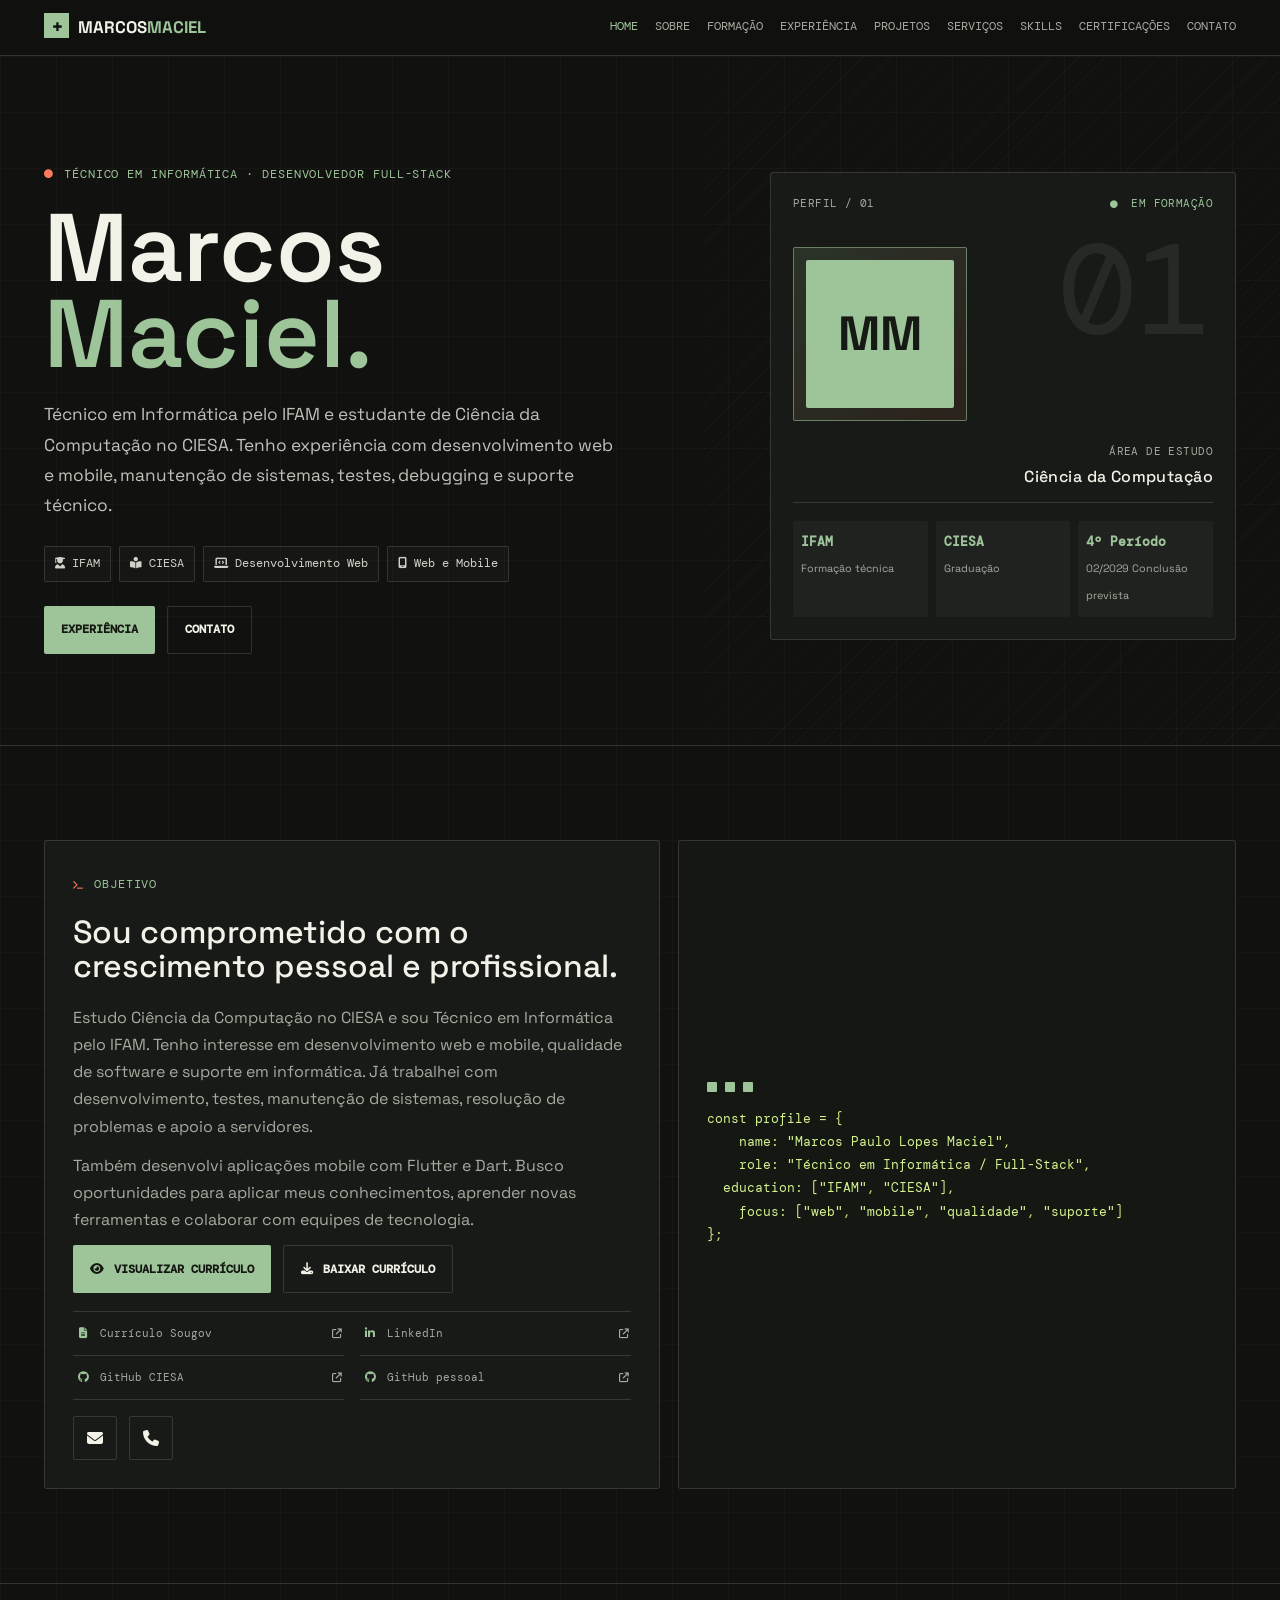
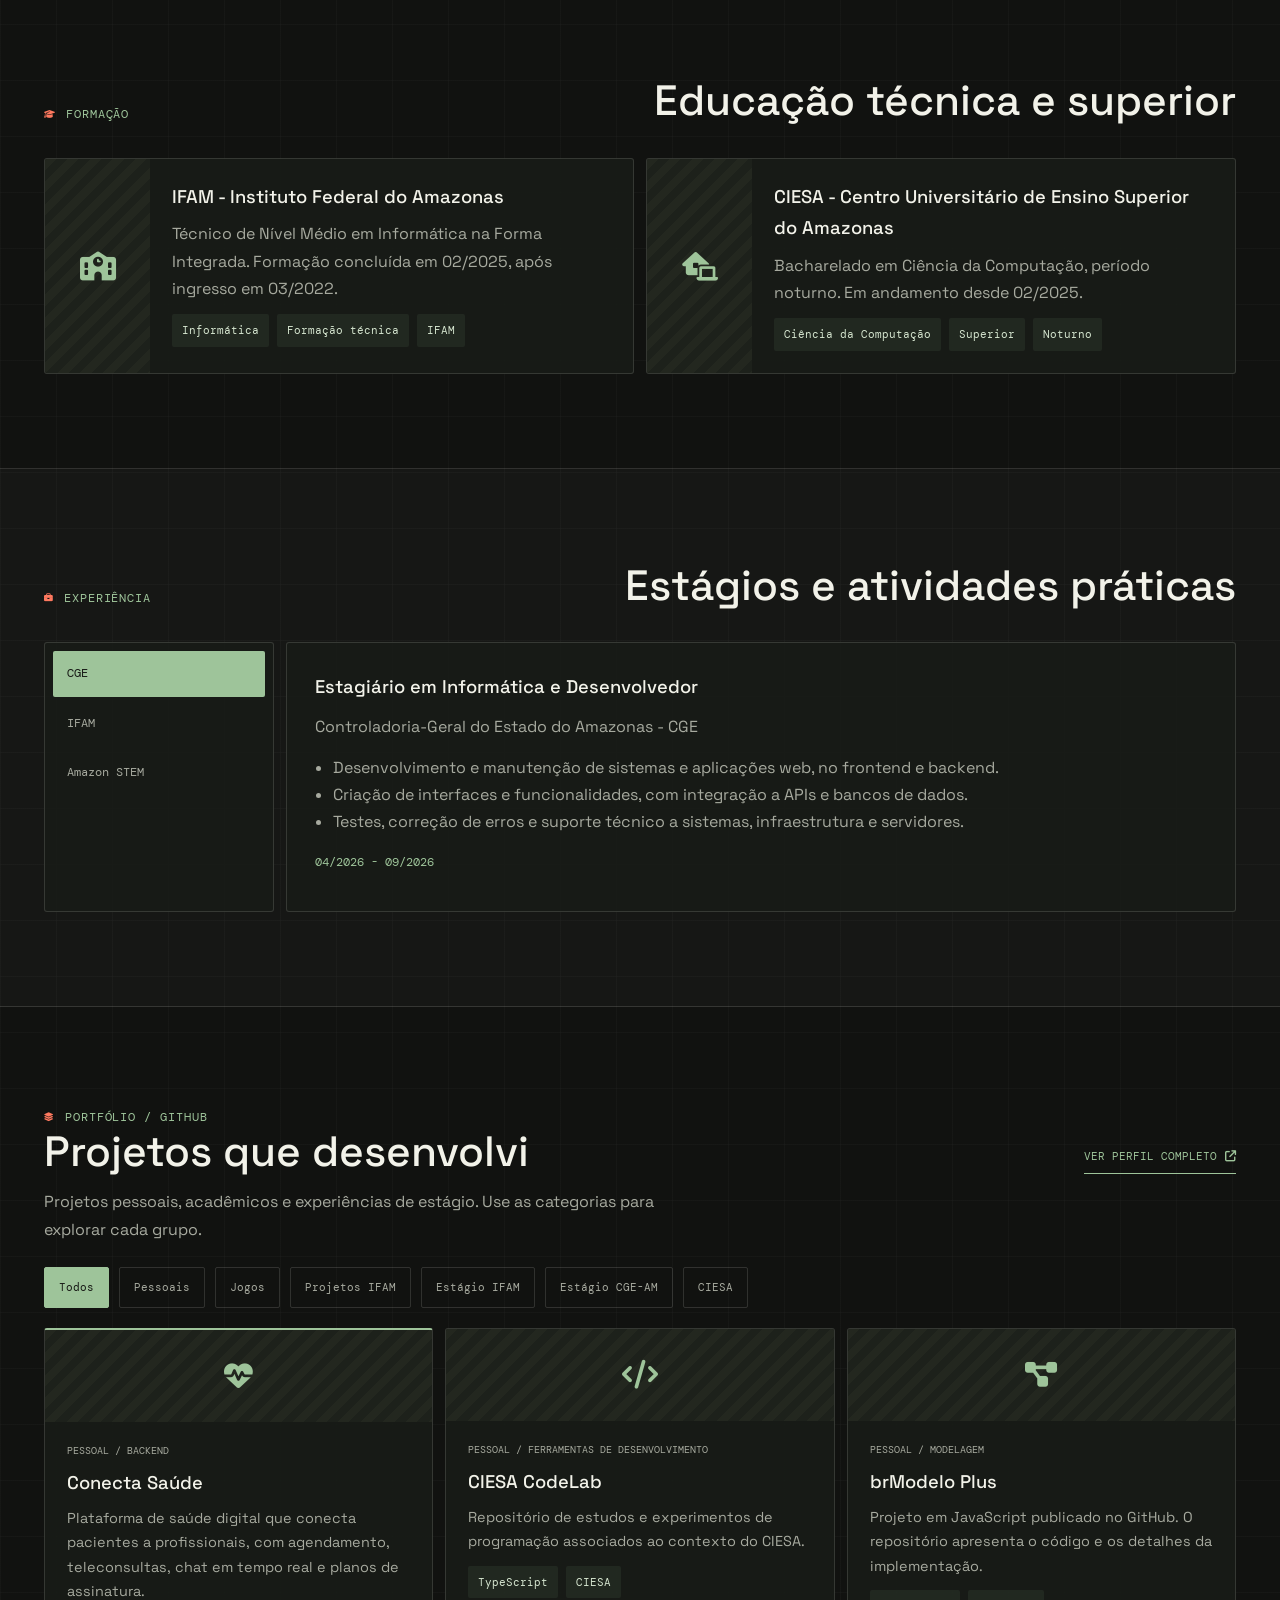
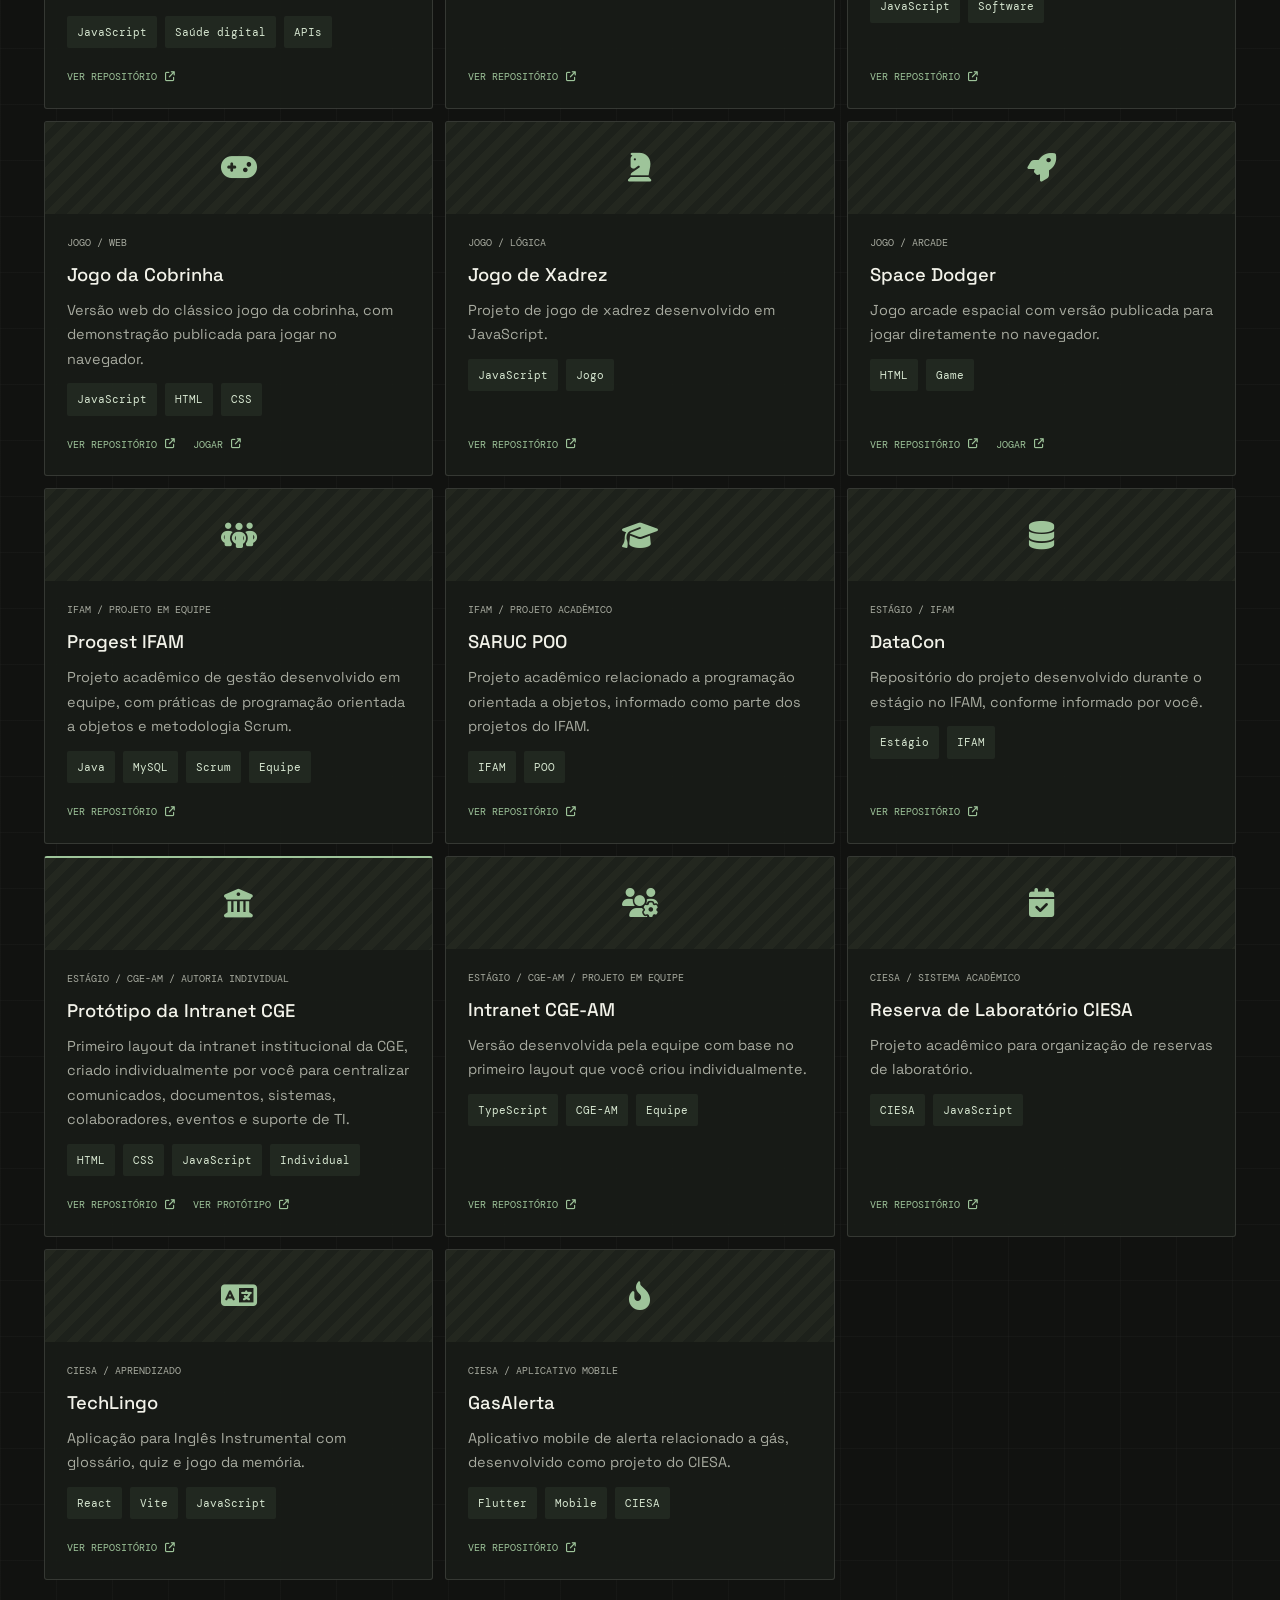
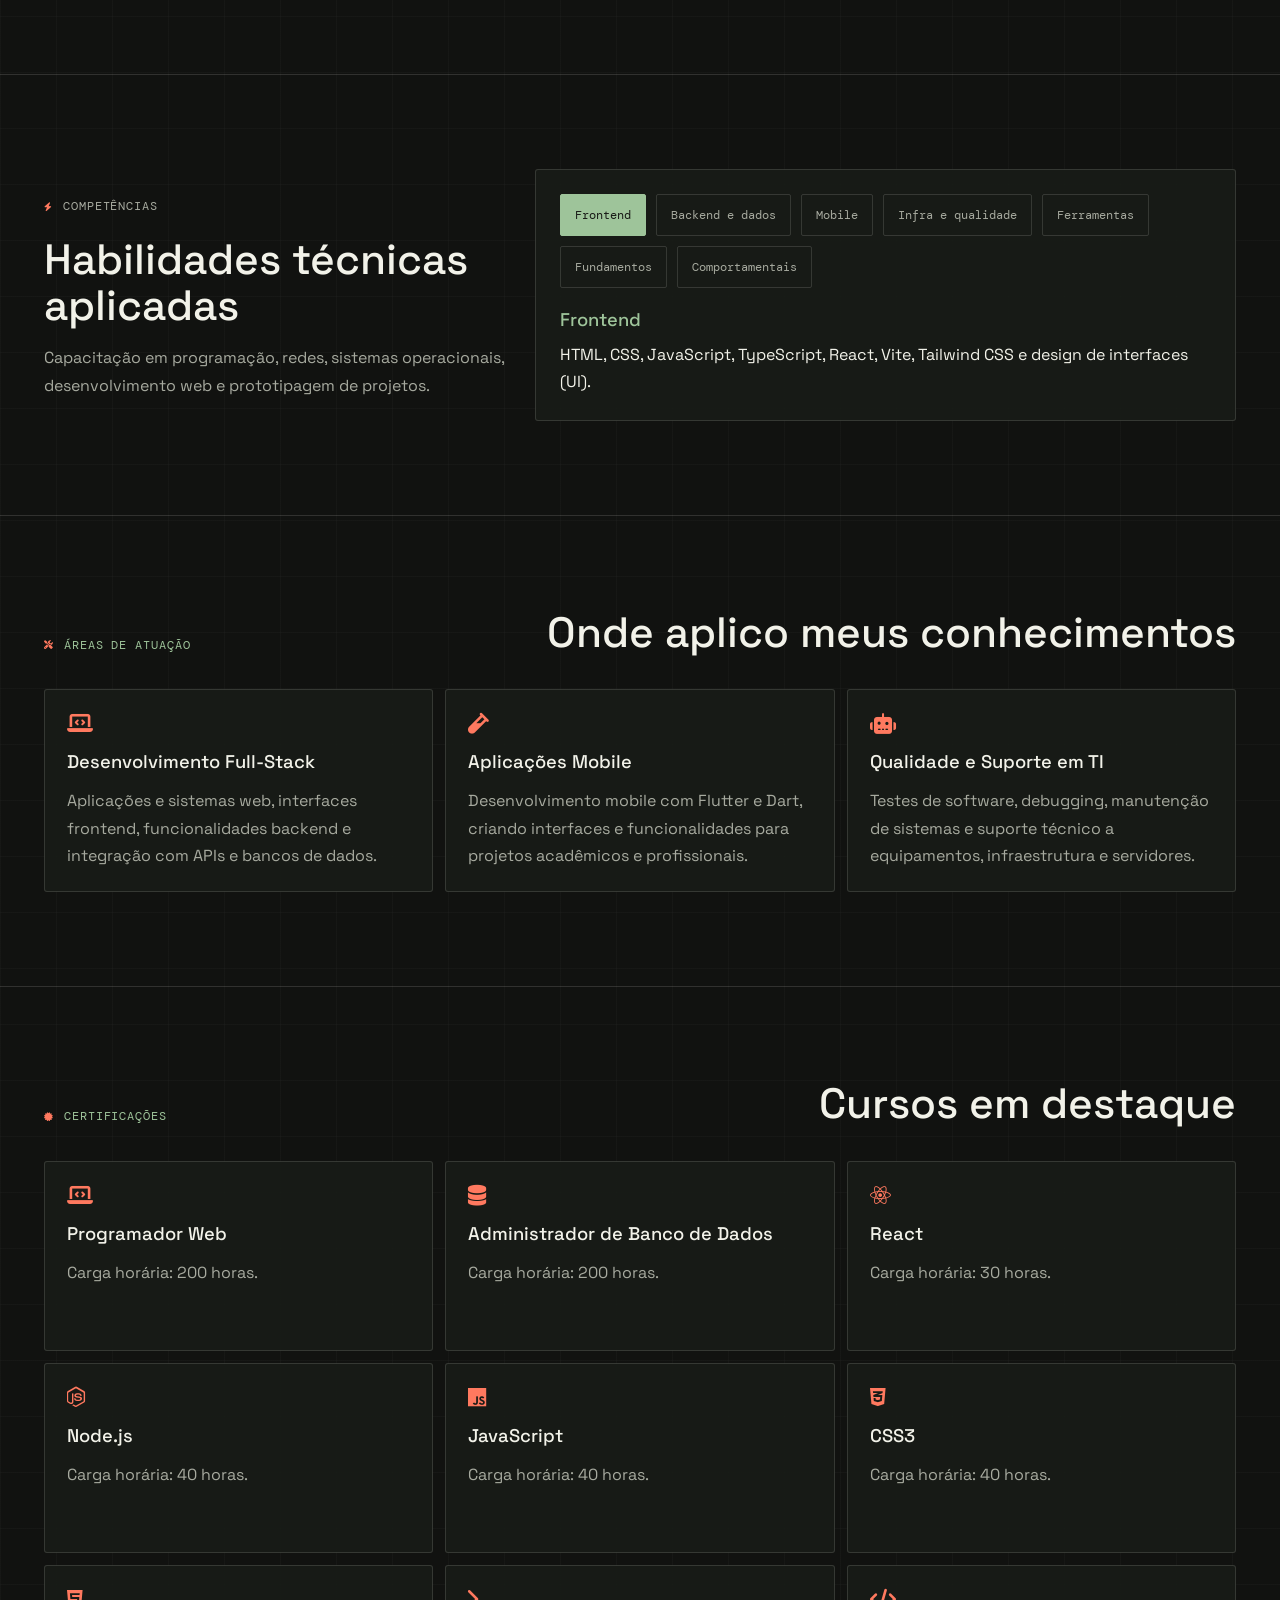
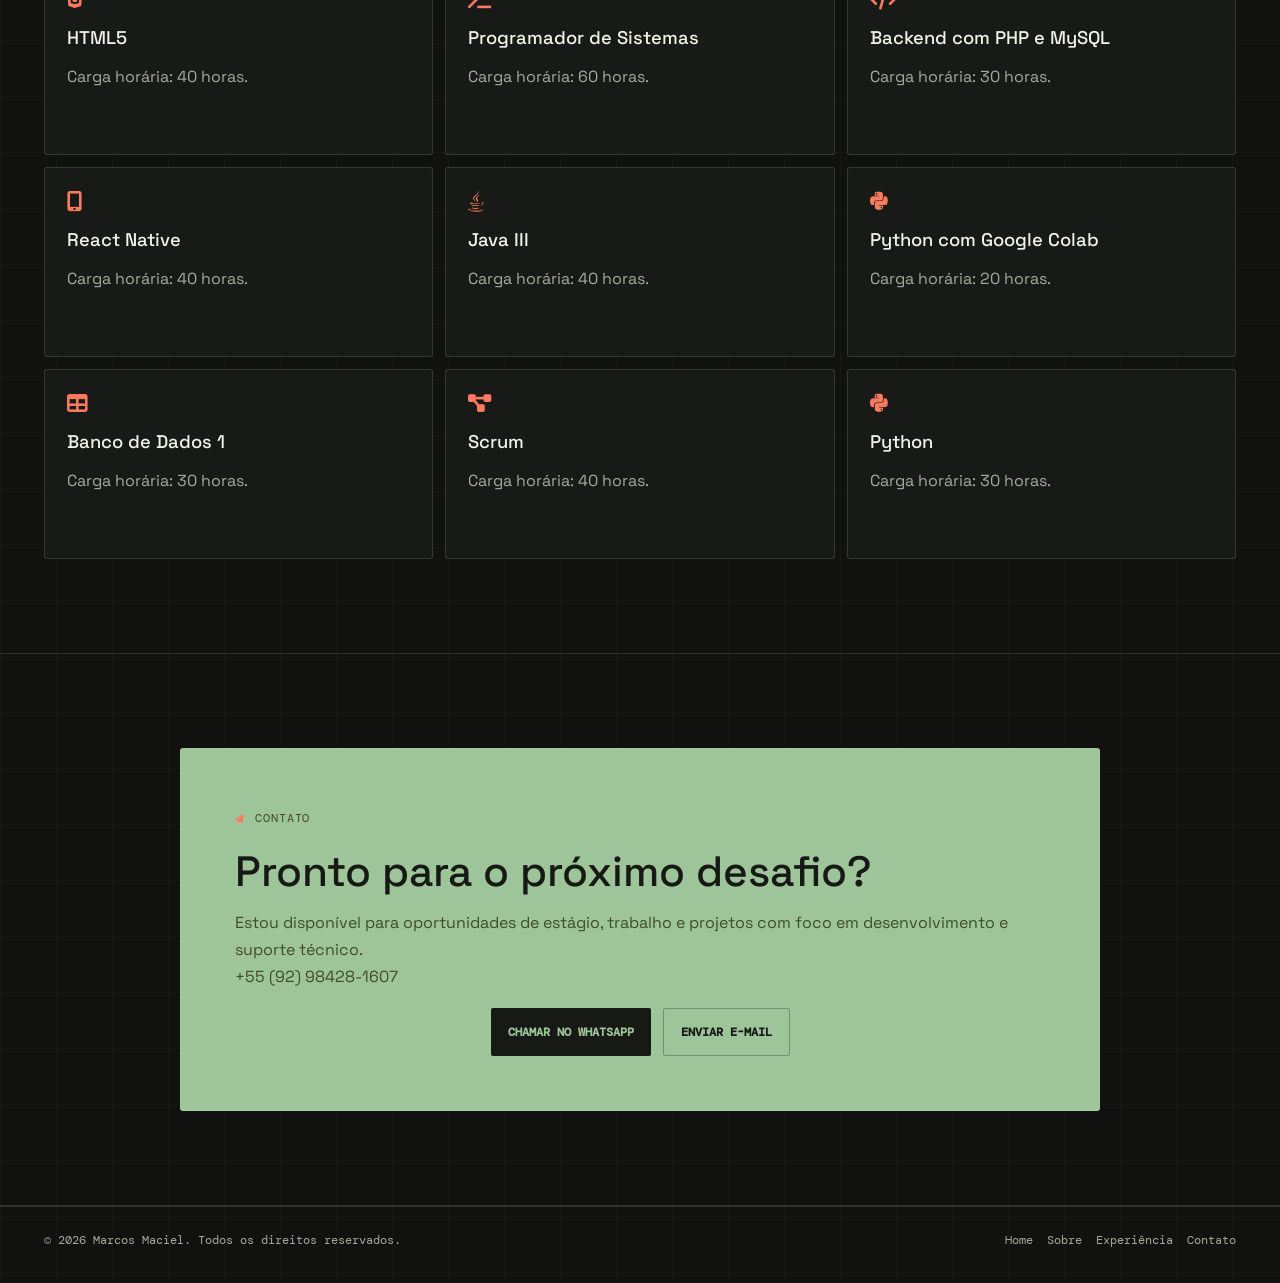
<file: index.html>
<!DOCTYPE html>
<html lang="pt-BR">

<head>
    <meta charset="UTF-8">
    <meta name="viewport" content="width=device-width, initial-scale=1.0">
    <meta name="description"
        content="Portfólio de Marcos Maciel, técnico em informática e estudante de Ciência da Computação, com experiência em desenvolvimento web, testes e suporte técnico.">
    <title>Marcos Maciel | Técnico em Informática</title>
    <link rel="preconnect" href="https://fonts.googleapis.com">
    <link rel="preconnect" href="https://fonts.gstatic.com" crossorigin>
    <link
        href="https://fonts.googleapis.com/css2?family=DM+Mono:wght@400;500&family=Space+Grotesk:wght@400;500;600;700&display=swap"
        rel="stylesheet">
    <link rel="stylesheet" href="styles.css">
    <link rel="stylesheet" href="https://cdnjs.cloudflare.com/ajax/libs/font-awesome/6.4.0/css/all.min.css">
</head>

<body>
    <a class="skip-link" href="#main">Pular para o conteúdo</a>

    <header class="navbar">
        <div class="container nav-shell">
            <a class="logo" href="#home">Marcos<span>Maciel</span></a>
            <button class="hamburger" id="hamburger" aria-label="Abrir menu" aria-expanded="false">
                <span></span><span></span><span></span>
            </button>
            <nav class="nav-links" aria-label="Navegação principal">
                <a href="#home">Home</a>
                <a href="#about">Sobre</a>
                <a href="#education">Formação</a>
                <a href="#experience">Experiência</a>
                <a href="#projects">Projetos</a>
                <a href="#services">Serviços</a>
                <a href="#skills">Skills</a>
                <a href="#certifications">Certificações</a>
                <a href="#contact">Contato</a>
            </nav>
        </div>
    </header>

    <main id="main">
        <section id="home" class="hero">
            <div class="container hero-grid">
                <div class="hero-text reveal">
                    <p class="eyebrow"><i class="fas fa-circle"></i> Técnico em Informática · Desenvolvedor Full-Stack
                    </p>
                    <h1>Marcos<br><span>Maciel.</span></h1>
                    <p class="description">Técnico em Informática pelo IFAM e estudante de Ciência da Computação no
                        CIESA. Tenho experiência com desenvolvimento web e mobile, manutenção de sistemas, testes,
                        debugging e suporte técnico.
                    </p>
                    <div class="hero-badges">
                        <span><i class="fas fa-user-graduate"></i> IFAM</span>
                        <span><i class="fas fa-book-reader"></i> CIESA</span>
                        <span><i class="fas fa-laptop-code"></i> Desenvolvimento Web</span>
                        <span><i class="fas fa-mobile-screen"></i> Web e Mobile</span>
                    </div>
                    <div class="hero-actions">
                        <a class="btn btn-primary" href="#experience">Experiência</a>
                        <a class="btn btn-secondary" href="#contact">Contato</a>
                    </div>
                </div>
                <div class="hero-card reveal">
                    <div class="hero-card-header">
                        <span>PERFIL / 01</span>
                        <span class="hero-status"><i class="fas fa-circle"></i> EM FORMAÇÃO</span>
                    </div>
                    <div class="avatar-card">
                        <div class="avatar-ring">
                            <div class="avatar-inner">MM</div>
                        </div>
                    </div>
                    <div class="hero-card-caption">
                        <span>ÁREA DE ESTUDO</span>
                        <strong>Ciência da Computação</strong>
                    </div>
                    <div class="hero-metrics">
                        <div>
                            <strong>IFAM</strong>
                            <span>Formação técnica</span>
                        </div>
                        <div>
                            <strong>CIESA</strong>
                            <span>Graduação</span>
                        </div>
                        <div>
                            <strong>4º Período</strong>
                            <span>02/2029 Conclusão prevista</span>
                        </div>
                    </div>
                </div>
            </div>
        </section>

        <section id="about" class="about section">
            <div class="container about-grid">
                <div class="about-panel reveal">
                    <div class="panel-head">
                        <span class="eyebrow"><i class="fas fa-terminal"></i> Objetivo</span>
                        <h2>Sou comprometido com o crescimento pessoal e profissional.</h2>
                    </div>
                    <p>Estudo Ciência da Computação no CIESA e sou Técnico em Informática pelo IFAM. Tenho interesse em
                        desenvolvimento web e mobile, qualidade de software e suporte em informática. Já trabalhei com
                        desenvolvimento, testes, manutenção de sistemas, resolução de problemas e apoio a servidores.
                    </p>
                    <p>Também desenvolvi aplicações mobile com Flutter e Dart. Busco oportunidades para aplicar meus
                        conhecimentos, aprender novas ferramentas e colaborar com equipes de tecnologia.</p>
                    <div class="hero-actions" aria-label="Ações do currículo">
                        <a class="btn btn-primary" href="documentos/curriculo-marcos-maciel.pdf" target="_blank"
                            rel="noopener noreferrer">
                            <i class="fas fa-eye" aria-hidden="true"></i> Visualizar currículo
                        </a>
                        <a class="btn btn-secondary" href="documentos/curriculo-marcos-maciel.pdf"
                            download="curriculo-marcos-maciel.pdf">
                            <i class="fas fa-download" aria-hidden="true"></i> Baixar currículo
                        </a>
                    </div>
                    <div class="profile-links" aria-label="Perfis e currículo">
                        <a class="profile-link" href="https://curriculo.sougov.economia.gov.br/marcos-maciel-2601335566"
                            target="_blank" rel="noopener noreferrer">
                            <i class="fas fa-file-lines" aria-hidden="true"></i>
                            <span>Currículo Sougov</span>
                            <i class="fas fa-arrow-up-right-from-square" aria-hidden="true"></i>
                        </a>
                        <a class="profile-link" href="https://www.linkedin.com/in/marcos-maciel-05a7362aa"
                            target="_blank" rel="noopener noreferrer">
                            <i class="fab fa-linkedin-in" aria-hidden="true"></i>
                            <span>LinkedIn</span>
                            <i class="fas fa-arrow-up-right-from-square" aria-hidden="true"></i>
                        </a>
                        <a class="profile-link" href="https://github.com/MarcosMacielTI-ciesa" target="_blank"
                            rel="noopener noreferrer">
                            <i class="fab fa-github" aria-hidden="true"></i>
                            <span>GitHub CIESA</span>
                            <i class="fas fa-arrow-up-right-from-square" aria-hidden="true"></i>
                        </a>
                        <a class="profile-link" href="https://github.com/MarcosMacielTI/MarcosMacielTI" target="_blank"
                            rel="noopener noreferrer">
                            <i class="fab fa-github" aria-hidden="true"></i>
                            <span>GitHub pessoal</span>
                            <i class="fas fa-arrow-up-right-from-square" aria-hidden="true"></i>
                        </a>
                    </div>
                    <div class="social-links" aria-label="Contato direto">
                        <a href="mailto:marcosmaciel2906151@gmail.com" title="E-mail" aria-label="E-mail"><i
                                class="fas fa-envelope"></i></a>
                        <a href="tel:+5592984281607" title="Telefone" aria-label="Telefone"><i
                                class="fas fa-phone"></i></a>
                    </div>
                </div>
                <div class="code-card reveal">
                    <div class="code-toolbar">
                        <span></span><span></span><span></span>
                    </div>
                    <pre><code>const profile = {
    name: "Marcos Paulo Lopes Maciel",
    role: "Técnico em Informática / Full-Stack",
  education: ["IFAM", "CIESA"],
    focus: ["web", "mobile", "qualidade", "suporte"]
};</code></pre>
                </div>
            </div>
        </section>

        <section id="education" class="section projects-section">
            <div class="container">
                <div class="section-heading reveal">
                    <p class="eyebrow"><i class="fas fa-graduation-cap"></i> Formação</p>
                    <h2>Educação técnica e superior</h2>
                </div>
                <div class="projects-grid">
                    <article class="project-card reveal">
                        <div class="project-image"><i class="fas fa-school"></i></div>
                        <div class="project-content">
                            <h3>IFAM - Instituto Federal do Amazonas</h3>
                            <p>Técnico de Nível Médio em Informática na Forma Integrada. Formação concluída em 02/2025,
                                após ingresso em 03/2022.</p>
                            <div class="tags"><span>Informática</span><span>Formação técnica</span><span>IFAM</span>
                            </div>
                        </div>
                    </article>
                    <article class="project-card reveal">
                        <div class="project-image"><i class="fas fa-laptop-house"></i></div>
                        <div class="project-content">
                            <h3>CIESA - Centro Universitário de Ensino Superior do Amazonas</h3>
                            <p>Bacharelado em Ciência da Computação, período noturno. Em andamento desde 02/2025.</p>
                            <div class="tags"><span>Ciência da
                                    Computação</span><span>Superior</span><span>Noturno</span></div>
                        </div>
                    </article>
                </div>
            </div>
        </section>

        <section id="experience" class="section experience-section">
            <div class="container">
                <div class="section-heading reveal">
                    <p class="eyebrow"><i class="fas fa-briefcase"></i> Experiência</p>
                    <h2>Estágios e atividades práticas</h2>
                </div>
                <div class="experience-grid">
                    <div class="experience-tabs reveal" role="tablist" aria-label="Experiência profissional">
                        <button class="tab active" role="tab" data-target="tab1">CGE</button>
                        <button class="tab" role="tab" data-target="tab2">IFAM</button>
                        <button class="tab" role="tab" data-target="tab3">Amazon STEM</button>
                    </div>
                    <div class="experience-panel reveal" id="tab1">
                        <h3>Estagiário em Informática e Desenvolvedor</h3>
                        <p>Controladoria-Geral do Estado do Amazonas - CGE</p>
                        <ul>
                            <li>Desenvolvimento e manutenção de sistemas e aplicações web, no frontend e backend.</li>
                            <li>Criação de interfaces e funcionalidades, com integração a APIs e bancos de dados.</li>
                            <li>Testes, correção de erros e suporte técnico a sistemas, infraestrutura e servidores.
                            </li>
                        </ul>
                        <span>04/2026 - 09/2026</span>
                    </div>
                    <div class="experience-panel reveal hidden" id="tab2">
                        <h3>Estágio Supervisionado / Projeto de Conclusão de Curso</h3>
                        <p>Instituto Federal do Amazonas - IFAM</p>
                        <ul>
                            <li>Desenvolvimento e manutenção de aplicações web e mobile com Flutter e Dart.</li>
                            <li>Criação de interfaces e funcionalidades, testes e verificação de sistemas.</li>
                            <li>Identificação e correção de erros, debugging e apoio no ciclo de desenvolvimento.</li>
                        </ul>
                        <span>04/2024 - 11/2024</span>
                    </div>
                    <div class="experience-panel reveal hidden" id="tab3">
                        <h3>Amazon STEM Adventures</h3>
                        <p>Escola Superior de Tecnologia - EST/UEA</p>
                        <ul>
                            <li>Atividade com foco em sustentabilidade, Indústria 4.0 e inovação.</li>
                            <li>Modelagem 3D, programação de circuitos e uso de hardware de prototipagem.</li>
                            <li>Desenvolvimento de projeto prático em tecnologia.</li>
                        </ul>
                        <span>03/2024 · 20 horas</span>
                    </div>
                </div>
            </div>
        </section>

        <section id="projects" class="section projects-section">
            <div class="container">
                <div class="section-heading project-section-heading reveal">
                    <div>
                        <p class="eyebrow"><i class="fas fa-layer-group"></i> Portfólio / GitHub</p>
                        <h2>Projetos que desenvolvi</h2>
                    </div>
                    <a class="project-profile-link" href="https://github.com/MarcosMacielTI/" target="_blank"
                        rel="noopener noreferrer">Ver perfil completo <i class="fas fa-arrow-up-right-from-square"
                            aria-hidden="true"></i></a>
                </div>
                <p class="projects-intro">Projetos pessoais, acadêmicos e experiências de estágio. Use as categorias
                    para explorar cada grupo.</p>
                <div class="filter-group project-filters" aria-label="Filtrar projetos">
                    <button class="filter active" data-filter="all" aria-pressed="true">Todos</button>
                    <button class="filter" data-filter="personal" aria-pressed="false">Pessoais</button>
                    <button class="filter" data-filter="games" aria-pressed="false">Jogos</button>
                    <button class="filter" data-filter="ifam" aria-pressed="false">Projetos IFAM</button>
                    <button class="filter" data-filter="ifam-internship" aria-pressed="false">Estágio IFAM</button>
                    <button class="filter" data-filter="cge-internship" aria-pressed="false">Estágio CGE-AM</button>
                    <button class="filter" data-filter="ciesa" aria-pressed="false">CIESA</button>
                </div>
                <div class="projects-grid portfolio-grid">
                    <article class="project-card reveal" data-category="personal" data-featured="true">
                        <div class="project-image"><i class="fas fa-heart-pulse"></i></div>
                        <div class="project-content">
                            <p class="project-topline">PESSOAL / BACKEND</p>
                            <h3>Conecta Saúde</h3>
                            <p>Plataforma de saúde digital que conecta pacientes a profissionais, com agendamento,
                                teleconsultas, chat em tempo real e planos de assinatura.</p>
                            <div class="tags"><span>JavaScript</span><span>Saúde digital</span><span>APIs</span></div>
                            <div class="project-links"><a class="project-link"
                                    href="https://github.com/MarcosMacielTI/conecta-saude-backend" target="_blank"
                                    rel="noopener noreferrer">Ver repositório <i
                                        class="fas fa-arrow-up-right-from-square" aria-hidden="true"></i></a></div>
                        </div>
                    </article>
                    <article class="project-card reveal" data-category="personal">
                        <div class="project-image"><i class="fas fa-code"></i></div>
                        <div class="project-content">
                            <p class="project-topline">PESSOAL / FERRAMENTAS DE DESENVOLVIMENTO</p>
                            <h3>CIESA CodeLab</h3>
                            <p>Repositório de estudos e experimentos de programação associados ao contexto do CIESA.</p>
                            <div class="tags"><span>TypeScript</span><span>CIESA</span></div>
                            <div class="project-links"><a class="project-link"
                                    href="https://github.com/MarcosMacielTI/CIESA-CodeLab" target="_blank"
                                    rel="noopener noreferrer">Ver repositório <i
                                        class="fas fa-arrow-up-right-from-square" aria-hidden="true"></i></a></div>
                        </div>
                    </article>
                    <article class="project-card reveal" data-category="personal">
                        <div class="project-image"><i class="fas fa-diagram-project"></i></div>
                        <div class="project-content">
                            <p class="project-topline">PESSOAL / MODELAGEM</p>
                            <h3>brModelo Plus</h3>
                            <p>Projeto em JavaScript publicado no GitHub. O repositório apresenta o código e os detalhes
                                da implementação.</p>
                            <div class="tags"><span>JavaScript</span><span>Software</span></div>
                            <div class="project-links"><a class="project-link"
                                    href="https://github.com/MarcosMacielTI/brmodelo_plus" target="_blank"
                                    rel="noopener noreferrer">Ver repositório <i
                                        class="fas fa-arrow-up-right-from-square" aria-hidden="true"></i></a></div>
                        </div>
                    </article>
                    <article class="project-card reveal" data-category="games">
                        <div class="project-image"><i class="fas fa-gamepad"></i></div>
                        <div class="project-content">
                            <p class="project-topline">JOGO / WEB</p>
                            <h3>Jogo da Cobrinha</h3>
                            <p>Versão web do clássico jogo da cobrinha, com demonstração publicada para jogar no
                                navegador.</p>
                            <div class="tags"><span>JavaScript</span><span>HTML</span><span>CSS</span></div>
                            <div class="project-links"><a class="project-link"
                                    href="https://github.com/MarcosMacielTI/jogo-da-cobrinha" target="_blank"
                                    rel="noopener noreferrer">Ver repositório <i
                                        class="fas fa-arrow-up-right-from-square" aria-hidden="true"></i></a><a
                                    class="project-link" href="https://marcosmacielti.github.io/jogo-da-cobrinha/"
                                    target="_blank" rel="noopener noreferrer">Jogar <i
                                        class="fas fa-arrow-up-right-from-square" aria-hidden="true"></i></a></div>
                        </div>
                    </article>
                    <article class="project-card reveal" data-category="games">
                        <div class="project-image"><i class="fas fa-chess-knight"></i></div>
                        <div class="project-content">
                            <p class="project-topline">JOGO / LÓGICA</p>
                            <h3>Jogo de Xadrez</h3>
                            <p>Projeto de jogo de xadrez desenvolvido em JavaScript.</p>
                            <div class="tags"><span>JavaScript</span><span>Jogo</span></div>
                            <div class="project-links"><a class="project-link"
                                    href="https://github.com/MarcosMacielTI/Jogo_Xadrez" target="_blank"
                                    rel="noopener noreferrer">Ver repositório <i
                                        class="fas fa-arrow-up-right-from-square" aria-hidden="true"></i></a></div>
                        </div>
                    </article>
                    <article class="project-card reveal" data-category="games">
                        <div class="project-image"><i class="fas fa-rocket"></i></div>
                        <div class="project-content">
                            <p class="project-topline">JOGO / ARCADE</p>
                            <h3>Space Dodger</h3>
                            <p>Jogo arcade espacial com versão publicada para jogar diretamente no navegador.</p>
                            <div class="tags"><span>HTML</span><span>Game</span></div>
                            <div class="project-links"><a class="project-link"
                                    href="https://github.com/MarcosMacielTI/space-dodger" target="_blank"
                                    rel="noopener noreferrer">Ver repositório <i
                                        class="fas fa-arrow-up-right-from-square" aria-hidden="true"></i></a><a
                                    class="project-link" href="https://marcosmacielti.github.io/space-dodger/"
                                    target="_blank" rel="noopener noreferrer">Jogar <i
                                        class="fas fa-arrow-up-right-from-square" aria-hidden="true"></i></a></div>
                        </div>
                    </article>
                    <article class="project-card reveal" data-category="ifam">
                        <div class="project-image"><i class="fas fa-people-group"></i></div>
                        <div class="project-content">
                            <p class="project-topline">IFAM / PROJETO EM EQUIPE</p>
                            <h3>Progest IFAM</h3>
                            <p>Projeto acadêmico de gestão desenvolvido em equipe, com práticas de programação orientada
                                a objetos e metodologia Scrum.</p>
                            <div class="tags"><span>Java</span><span>MySQL</span><span>Scrum</span><span>Equipe</span>
                            </div>
                            <div class="project-links"><a class="project-link"
                                    href="https://github.com/MarcosMacielTI/Progest-IFAM" target="_blank"
                                    rel="noopener noreferrer">Ver repositório <i
                                        class="fas fa-arrow-up-right-from-square" aria-hidden="true"></i></a></div>
                        </div>
                    </article>
                    <article class="project-card reveal" data-category="ifam">
                        <div class="project-image"><i class="fas fa-graduation-cap"></i></div>
                        <div class="project-content">
                            <p class="project-topline">IFAM / PROJETO ACADÊMICO</p>
                            <h3>SARUC POO</h3>
                            <p>Projeto acadêmico relacionado a programação orientada a objetos, informado como parte dos
                                projetos do IFAM.</p>
                            <div class="tags"><span>IFAM</span><span>POO</span></div>
                            <div class="project-links"><a class="project-link"
                                    href="https://github.com/MarcosMacielTI/SARUC_POO" target="_blank"
                                    rel="noopener noreferrer">Ver repositório <i
                                        class="fas fa-arrow-up-right-from-square" aria-hidden="true"></i></a></div>
                        </div>
                    </article>
                    <article class="project-card reveal" data-category="ifam-internship">
                        <div class="project-image"><i class="fas fa-database"></i></div>
                        <div class="project-content">
                            <p class="project-topline">ESTÁGIO / IFAM</p>
                            <h3>DataCon</h3>
                            <p>Repositório do projeto desenvolvido durante o estágio no IFAM, conforme informado por
                                você.</p>
                            <div class="tags"><span>Estágio</span><span>IFAM</span></div>
                            <div class="project-links"><a class="project-link"
                                    href="https://github.com/ProjetoMetodologia/old_datacon_Jul-6-2024" target="_blank"
                                    rel="noopener noreferrer">Ver repositório <i
                                        class="fas fa-arrow-up-right-from-square" aria-hidden="true"></i></a></div>
                        </div>
                    </article>
                    <article class="project-card reveal" data-category="cge-internship" data-featured="true">
                        <div class="project-image"><i class="fas fa-building-columns"></i></div>
                        <div class="project-content">
                            <p class="project-topline">ESTÁGIO / CGE-AM / AUTORIA INDIVIDUAL</p>
                            <h3>Protótipo da Intranet CGE</h3>
                            <p>Primeiro layout da intranet institucional da CGE, criado individualmente por você para
                                centralizar comunicados, documentos, sistemas, colaboradores, eventos e suporte de TI.
                            </p>
                            <div class="tags">
                                <span>HTML</span><span>CSS</span><span>JavaScript</span><span>Individual</span>
                            </div>
                            <div class="project-links"><a class="project-link"
                                    href="https://github.com/MarcosMacielTI/Intrant-CGE" target="_blank"
                                    rel="noopener noreferrer">Ver repositório <i
                                        class="fas fa-arrow-up-right-from-square" aria-hidden="true"></i></a><a
                                    class="project-link" href="https://marcosmacielti.github.io/Intrant-CGE/"
                                    target="_blank" rel="noopener noreferrer">Ver protótipo <i
                                        class="fas fa-arrow-up-right-from-square" aria-hidden="true"></i></a></div>
                        </div>
                    </article>
                    <article class="project-card reveal" data-category="cge-internship">
                        <div class="project-image"><i class="fas fa-users-gear"></i></div>
                        <div class="project-content">
                            <p class="project-topline">ESTÁGIO / CGE-AM / PROJETO EM EQUIPE</p>
                            <h3>Intranet CGE-AM</h3>
                            <p>Versão desenvolvida pela equipe com base no primeiro layout que você criou
                                individualmente.</p>
                            <div class="tags"><span>TypeScript</span><span>CGE-AM</span><span>Equipe</span></div>
                            <div class="project-links"><a class="project-link"
                                    href="https://github.com/Intranet-CGE-AM/Intranet-CGE" target="_blank"
                                    rel="noopener noreferrer">Ver repositório <i
                                        class="fas fa-arrow-up-right-from-square" aria-hidden="true"></i></a></div>
                        </div>
                    </article>
                    <article class="project-card reveal" data-category="ciesa">
                        <div class="project-image"><i class="fas fa-calendar-check"></i></div>
                        <div class="project-content">
                            <p class="project-topline">CIESA / SISTEMA ACADÊMICO</p>
                            <h3>Reserva de Laboratório CIESA</h3>
                            <p>Projeto acadêmico para organização de reservas de laboratório.</p>
                            <div class="tags"><span>CIESA</span><span>JavaScript</span></div>
                            <div class="project-links"><a class="project-link"
                                    href="https://github.com/MarcosMacielTI-ciesa/Reserva_Laboratio_Ciesa"
                                    target="_blank" rel="noopener noreferrer">Ver repositório <i
                                        class="fas fa-arrow-up-right-from-square" aria-hidden="true"></i></a></div>
                        </div>
                    </article>
                    <article class="project-card reveal" data-category="ciesa">
                        <div class="project-image"><i class="fas fa-language"></i></div>
                        <div class="project-content">
                            <p class="project-topline">CIESA / APRENDIZADO</p>
                            <h3>TechLingo</h3>
                            <p>Aplicação para Inglês Instrumental com glossário, quiz e jogo da memória.</p>
                            <div class="tags"><span>React</span><span>Vite</span><span>JavaScript</span></div>
                            <div class="project-links"><a class="project-link"
                                    href="https://github.com/MarcosMacielTI-ciesa/TechLingo" target="_blank"
                                    rel="noopener noreferrer">Ver repositório <i
                                        class="fas fa-arrow-up-right-from-square" aria-hidden="true"></i></a></div>
                        </div>
                    </article>
                    <article class="project-card reveal" data-category="ciesa">
                        <div class="project-image"><i class="fas fa-fire-flame-curved"></i></div>
                        <div class="project-content">
                            <p class="project-topline">CIESA / APLICATIVO MOBILE</p>
                            <h3>GasAlerta</h3>
                            <p>Aplicativo mobile de alerta relacionado a gás, desenvolvido como projeto do CIESA.</p>
                            <div class="tags"><span>Flutter</span><span>Mobile</span><span>CIESA</span></div>
                            <div class="project-links"><a class="project-link"
                                    href="https://github.com/MarcosMacielTI-ciesa/flutter_gasalerta" target="_blank"
                                    rel="noopener noreferrer">Ver repositório <i
                                        class="fas fa-arrow-up-right-from-square" aria-hidden="true"></i></a></div>
                        </div>
                    </article>
                </div>
            </div>
        </section>

        <section id="skills" class="section skills-section">
            <div class="container skills-grid-layout">
                <div class="skills-intro reveal">
                    <p class="eyebrow"><i class="fas fa-bolt"></i> Competências</p>
                    <h2>Habilidades técnicas aplicadas</h2>
                    <p>Capacitação em programação, redes, sistemas operacionais, desenvolvimento web e prototipagem de
                        projetos.</p>
                </div>
                <div class="skills-shell reveal">
                    <div class="skills-list">
                        <button class="skill-pill active" data-skill="frontend">Frontend</button>
                        <button class="skill-pill" data-skill="backend">Backend e dados</button>
                        <button class="skill-pill" data-skill="mobile">Mobile</button>
                        <button class="skill-pill" data-skill="infra">Infra e qualidade</button>
                        <button class="skill-pill" data-skill="tools">Ferramentas</button>
                        <button class="skill-pill" data-skill="foundations">Fundamentos</button>
                        <button class="skill-pill" data-skill="soft">Comportamentais</button>
                    </div>
                    <div class="skill-detail" id="frontend">
                        <h3>Frontend</h3>
                        <p>HTML, CSS, JavaScript, TypeScript, React, Vite, Tailwind CSS e design de interfaces (UI).</p>
                    </div>
                    <div class="skill-detail hidden" id="backend">
                        <h3>Backend e bancos de dados</h3>
                        <p>Node.js, Express.js, APIs REST, integração com APIs de pagamento, SQL, PostgreSQL, MySQL,
                            SQLite, Firebase, MongoDB e Prisma.</p>
                    </div>
                    <div class="skill-detail hidden" id="mobile">
                        <h3>Desenvolvimento mobile</h3>
                        <p>Flutter e Dart para desenvolvimento de aplicações mobile, com experiência em projetos
                            acadêmicos.</p>
                    </div>
                    <div class="skill-detail hidden" id="infra">
                        <h3>Infraestrutura e qualidade</h3>
                        <p>Docker, Docker Compose, Linux, Redis, redes e sistemas operacionais. Testes de software,
                            Postman, debugging e suporte a servidores.</p>
                    </div>
                    <div class="skill-detail hidden" id="tools">
                        <h3>Ferramentas</h3>
                        <p>Git, GitHub, VS Code, pnpm, Eclipse, Figma, Canva, Railway, Netlify, Vercel e Microsoft
                            Office.</p>
                    </div>
                    <div class="skill-detail hidden" id="foundations">
                        <h3>Fundamentos técnicos</h3>
                        <p>Java, C, C++, Python, lógica de programação, programação orientada a objetos, redes,
                            documentação técnica e prototipação.</p>
                    </div>
                    <div class="skill-detail hidden" id="soft">
                        <h3>Competências comportamentais</h3>
                        <p>Trabalho em equipe, comunicação, proatividade, resiliência, adaptabilidade, organização,
                            aprendizado contínuo e resolução de problemas.</p>
                    </div>
                </div>
            </div>
        </section>

        <section id="services" class="section services-section">
            <div class="container">
                <div class="section-heading reveal">
                    <p class="eyebrow"><i class="fas fa-tools"></i> Áreas de atuação</p>
                    <h2>Onde aplico meus conhecimentos</h2>
                </div>
                <div class="services-grid">
                    <div class="service-card reveal">
                        <i class="fas fa-laptop-code"></i>
                        <h3>Desenvolvimento Full-Stack</h3>
                        <p>Aplicações e sistemas web, interfaces frontend, funcionalidades backend e integração com APIs
                            e bancos de dados.</p>
                    </div>
                    <div class="service-card reveal">
                        <i class="fas fa-vial"></i>
                        <h3>Aplicações Mobile</h3>
                        <p>Desenvolvimento mobile com Flutter e Dart, criando interfaces e funcionalidades para projetos
                            acadêmicos e profissionais.</p>
                    </div>
                    <div class="service-card reveal">
                        <i class="fas fa-robot"></i>
                        <h3>Qualidade e Suporte em TI</h3>
                        <p>Testes de software, debugging, manutenção de sistemas e suporte técnico a equipamentos,
                            infraestrutura e servidores.</p>
                    </div>
                </div>
            </div>
        </section>

        <section id="certifications" class="section services-section">
            <div class="container">
                <div class="section-heading reveal">
                    <p class="eyebrow"><i class="fas fa-certificate"></i> Certificações</p>
                    <h2>Cursos em destaque</h2>
                </div>
                <div class="services-grid">
                    <div class="service-card reveal">
                        <i class="fas fa-laptop-code"></i>
                        <h3>Programador Web</h3>
                        <p>Carga horária: 200 horas.</p>
                    </div>
                    <div class="service-card reveal">
                        <i class="fas fa-database"></i>
                        <h3>Administrador de Banco de Dados</h3>
                        <p>Carga horária: 200 horas.</p>
                    </div>
                    <div class="service-card reveal">
                        <i class="fab fa-react"></i>
                        <h3>React</h3>
                        <p>Carga horária: 30 horas.</p>
                    </div>
                    <div class="service-card reveal">
                        <i class="fab fa-node-js"></i>
                        <h3>Node.js</h3>
                        <p>Carga horária: 40 horas.</p>
                    </div>
                    <div class="service-card reveal">
                        <i class="fab fa-js"></i>
                        <h3>JavaScript</h3>
                        <p>Carga horária: 40 horas.</p>
                    </div>
                    <div class="service-card reveal">
                        <i class="fab fa-css3-alt"></i>
                        <h3>CSS3</h3>
                        <p>Carga horária: 40 horas.</p>
                    </div>
                    <div class="service-card reveal">
                        <i class="fab fa-html5"></i>
                        <h3>HTML5</h3>
                        <p>Carga horária: 40 horas.</p>
                    </div>
                    <div class="service-card reveal">
                        <i class="fas fa-terminal"></i>
                        <h3>Programador de Sistemas</h3>
                        <p>Carga horária: 60 horas.</p>
                    </div>
                    <div class="service-card reveal">
                        <i class="fas fa-code"></i>
                        <h3>Backend com PHP e MySQL</h3>
                        <p>Carga horária: 30 horas.</p>
                    </div>
                    <div class="service-card reveal">
                        <i class="fas fa-mobile-alt"></i>
                        <h3>React Native</h3>
                        <p>Carga horária: 40 horas.</p>
                    </div>
                    <div class="service-card reveal">
                        <i class="fab fa-java"></i>
                        <h3>Java III</h3>
                        <p>Carga horária: 40 horas.</p>
                    </div>
                    <div class="service-card reveal">
                        <i class="fab fa-python"></i>
                        <h3>Python com Google Colab</h3>
                        <p>Carga horária: 20 horas.</p>
                    </div>
                    <div class="service-card reveal">
                        <i class="fas fa-table"></i>
                        <h3>Banco de Dados 1</h3>
                        <p>Carga horária: 30 horas.</p>
                    </div>
                    <div class="service-card reveal">
                        <i class="fas fa-project-diagram"></i>
                        <h3>Scrum</h3>
                        <p>Carga horária: 40 horas.</p>
                    </div>
                    <div class="service-card reveal">
                        <i class="fab fa-python"></i>
                        <h3>Python</h3>
                        <p>Carga horária: 30 horas.</p>
                    </div>
                </div>
            </div>
        </section>

        <section id="contact" class="section contact-section">
            <div class="container">
                <div class="contact-card reveal">
                    <p class="eyebrow"><i class="fas fa-paper-plane"></i> Contato</p>
                    <h2>Pronto para o próximo desafio?</h2>
                    <p>Estou disponível para oportunidades de estágio, trabalho e projetos com foco em desenvolvimento e
                        suporte técnico.</p>
                    <p><a href="tel:+5592984281607">+55 (92) 98428-1607</a></p>
                    <div class="contact-actions">
                        <a class="btn btn-primary" href="https://wa.me/5592984281607" target="_blank"
                            rel="noopener noreferrer">Chamar no WhatsApp</a>
                        <a class="btn btn-secondary" href="mailto:marcosmaciel2906151@gmail.com">Enviar e-mail</a>
                    </div>
                </div>
            </div>
        </section>
    </main>

    <footer class="footer">
        <div class="container footer-shell">
            <p>© <span id="year"></span> Marcos Maciel. Todos os direitos reservados.</p>
            <div class="footer-links">
                <a href="#home">Home</a>
                <a href="#about">Sobre</a>
                <a href="#experience">Experiência</a>
                <a href="#contact">Contato</a>
            </div>
        </div>
    </footer>

    <script src="script.js?v=projects-20261016"></script>
</body>

</html>
</file>
<file: styles.css>
* {
    margin: 0;
    padding: 0;
    box-sizing: border-box;
}

:root {
    --bg: #07111f;
    --bg-2: #0d1728;
    --card: rgba(13, 23, 40, 0.9);
    --card-strong: #13223d;
    --text: #f5f7fb;
    --muted: #9ca9ba;
    --primary: #9ec49a;
    --primary-strong: #779d73;
    --accent: #7d9cff;
    --border: rgba(255, 255, 255, 0.08);
    --shadow: 0 20px 60px rgba(0, 0, 0, 0.24);
    --radius: 22px;
    --transition: all 0.25s ease;
}

html {
    scroll-behavior: smooth;
}

body {
    font-family: Inter, -apple-system, BlinkMacSystemFont, 'Segoe UI', sans-serif;
    background: radial-gradient(circle at top left, #12263e 0%, var(--bg) 45%, var(--bg-2) 100%);
    color: var(--text);
    line-height: 1.7;
}

img {
    max-width: 100%;
    display: block;
}

a {
    color: inherit;
    text-decoration: none;
}

button {
    font: inherit;
    border: none;
    background: none;
    cursor: pointer;
}

.container {
    max-width: 1180px;
    margin: 0 auto;
    padding: 0 24px;
}

.skip-link {
    position: absolute;
    left: -999px;
    top: 0;
}

.skip-link:focus {
    left: 16px;
    top: 16px;
    z-index: 999;
    padding: 12px 16px;
    background: var(--primary);
    color: #041019;
    border-radius: 999px;
}

.navbar {
    position: sticky;
    top: 0;
    z-index: 100;
    padding: 16px 0;
    -webkit-backdrop-filter: blur(18px);
    backdrop-filter: blur(18px);
    background: rgba(7, 17, 31, 0.7);
    border-bottom: 1px solid var(--border);
}

.nav-shell {
    display: flex;
    align-items: center;
    justify-content: space-between;
    gap: 16px;
}

.logo {
    font-size: 1.25rem;
    font-weight: 800;
    letter-spacing: 0.02em;
}

.logo span {
    color: var(--primary);
}

.nav-links {
    display: flex;
    align-items: center;
    gap: 20px;
}

.nav-links a {
    color: var(--muted);
    font-size: 0.96rem;
    transition: var(--transition);
}

.nav-links a:hover,
.nav-links a.active {
    color: var(--text);
}

.hamburger {
    display: none;
    flex-direction: column;
    gap: 5px;
    padding: 8px;
}

.hamburger span {
    width: 22px;
    height: 2px;
    background: var(--text);
    border-radius: 999px;
}

.hero {
    padding: 96px 0 72px;
    position: relative;
}

.hero::before {
    content: "";
    position: absolute;
    inset: 0;
    background: radial-gradient(circle at 80% 0%, rgba(72, 208, 197, 0.16), transparent 28%);
    pointer-events: none;
}

.hero-grid {
    display: grid;
    grid-template-columns: 1.1fr 0.9fr;
    gap: 40px;
    align-items: center;
}

.eyebrow {
    display: inline-flex;
    align-items: center;
    gap: 8px;
    color: var(--primary);
    font-size: 0.9rem;
    font-weight: 600;
    text-transform: uppercase;
    letter-spacing: 0.18em;
    margin-bottom: 16px;
}

.hero h1 {
    font-size: clamp(2.4rem, 5vw, 4rem);
    line-height: 1.08;
    margin-bottom: 16px;
}

.hero h1 span {
    color: var(--primary);
}

.description {
    font-size: 1.05rem;
    color: var(--muted);
    max-width: 640px;
    margin-bottom: 24px;
}

.hero-badges {
    display: flex;
    flex-wrap: wrap;
    gap: 10px;
    margin-bottom: 24px;
}

.hero-badges span {
    padding: 10px 14px;
    border: 1px solid var(--border);
    border-radius: 999px;
    background: rgba(255, 255, 255, 0.03);
    color: var(--muted);
    font-size: 0.92rem;
}

.hero-actions {
    display: flex;
    flex-wrap: wrap;
    gap: 12px;
}

.btn {
    display: inline-flex;
    align-items: center;
    justify-content: center;
    padding: 12px 18px;
    border-radius: 999px;
    font-weight: 700;
    transition: var(--transition);
}

.btn:hover {
    transform: translateY(-2px);
}

.btn-primary {
    background: linear-gradient(135deg, var(--primary), var(--accent));
    color: #031019;
}

.btn-secondary {
    background: rgba(255, 255, 255, 0.04);
    color: var(--text);
    border: 1px solid var(--border);
}

.hero-card,
.about-panel,
.code-card,
.service-card,
.project-card,
.contact-card,
.skills-shell,
.experience-panel,
.experience-tabs {
    background: var(--card);
    border: 1px solid var(--border);
    box-shadow: var(--shadow);
}

.hero-card {
    border-radius: var(--radius);
    padding: 28px;
    display: flex;
    flex-direction: column;
    gap: 24px;
}

.avatar-card {
    display: flex;
    justify-content: center;
    align-items: center;
    padding: 12px 0;
}

.avatar-ring {
    width: 190px;
    height: 190px;
    border-radius: 50%;
    display: grid;
    place-items: center;
    background: linear-gradient(135deg, rgba(72, 208, 197, 0.25), rgba(125, 156, 255, 0.25));
    border: 1px solid rgba(255, 255, 255, 0.12);
}

.avatar-inner {
    width: 144px;
    height: 144px;
    border-radius: 50%;
    display: grid;
    place-items: center;
    font-size: 2.2rem;
    font-weight: 800;
    color: var(--primary);
    background: rgba(7, 17, 31, 0.9);
}

.hero-metrics {
    display: grid;
    grid-template-columns: repeat(3, 1fr);
    gap: 12px;
}

.hero-metrics>div {
    padding: 12px;
    background: rgba(255, 255, 255, 0.04);
    border-radius: 14px;
    text-align: center;
}

.hero-metrics strong {
    display: block;
    color: var(--primary);
    font-size: 1.05rem;
}

.hero-metrics span {
    font-size: 0.85rem;
    color: var(--muted);
}

.section {
    padding: 78px 0;
}

.section-heading {
    margin-bottom: 28px;
}

.section-heading h2,
.about-panel h2,
.contact-card h2,
.skills-intro h2 {
    font-size: clamp(1.8rem, 3.6vw, 2.3rem);
    margin-bottom: 10px;
}

.about-grid {
    display: grid;
    grid-template-columns: 1fr 1fr;
    gap: 24px;
}

.about-panel,
.code-card {
    border-radius: var(--radius);
    padding: 28px;
}

.about-panel p {
    color: var(--muted);
    margin-bottom: 12px;
}

.code-toolbar {
    display: flex;
    gap: 8px;
    margin-bottom: 16px;
}

.code-toolbar span {
    width: 10px;
    height: 10px;
    border-radius: 50%;
    background: rgba(255, 255, 255, 0.2);
}

code {
    color: #a8d8ff;
    font-size: 0.96rem;
    line-height: 1.7;
}

.social-links {
    display: flex;
    gap: 12px;
    margin-top: 16px;
}

.profile-links {
    display: grid;
    grid-template-columns: repeat(2, minmax(0, 1fr));
    gap: 0 16px;
    margin-top: 18px;
    border-top: 1px solid var(--border);
}

.profile-link {
    display: flex;
    align-items: center;
    gap: 9px;
    min-width: 0;
    padding: 12px 2px;
    border-bottom: 1px solid var(--border);
    color: var(--muted);
    font-family: 'DM Mono', monospace;
    font-size: 0.7rem;
    transition: color var(--transition);
}

.profile-link>i:first-child {
    width: 16px;
    color: var(--primary);
    text-align: center;
}

.profile-link span {
    flex: 1;
    overflow-wrap: anywhere;
}

.profile-link>i:last-child {
    color: var(--muted);
    font-size: 0.62rem;
}

.profile-link:hover {
    color: var(--primary);
}

.social-links a {
    width: 44px;
    height: 44px;
    display: inline-flex;
    align-items: center;
    justify-content: center;
    border-radius: 50%;
    background: rgba(255, 255, 255, 0.04);
    border: 1px solid var(--border);
    transition: var(--transition);
}

.social-links a:hover {
    transform: translateY(-2px);
    border-color: var(--primary);
    color: var(--primary);
}

.experience-section {
    background: rgba(255, 255, 255, 0.025);
}

.experience-grid {
    display: grid;
    grid-template-columns: 260px 1fr;
    gap: 18px;
}

.experience-tabs {
    border-radius: var(--radius);
    padding: 10px;
    display: flex;
    flex-direction: column;
    gap: 10px;
}

.tab {
    text-align: left;
    padding: 12px 14px;
    border-radius: 12px;
    color: var(--muted);
    background: transparent;
}

.tab.active {
    background: rgba(72, 208, 197, 0.14);
    color: var(--text);
}

.experience-panel {
    border-radius: var(--radius);
    padding: 24px;
}

.experience-panel h3 {
    margin-bottom: 10px;
    font-size: 1.3rem;
}

.experience-panel p,
.experience-panel li,
.skills-intro p,
.service-card p,
.project-card p,
.contact-card p {
    color: var(--muted);
}

.experience-panel ul {
    margin-top: 14px;
    padding-left: 18px;
}

.hidden {
    display: none;
}

.filter-group {
    display: flex;
    flex-wrap: wrap;
    gap: 10px;
    margin-bottom: 24px;
}

.filter,
.skill-pill {
    padding: 10px 14px;
    border-radius: 999px;
    border: 1px solid var(--border);
    color: var(--muted);
    transition: var(--transition);
}

.filter.active,
.skill-pill.active {
    background: rgba(72, 208, 197, 0.14);
    color: var(--text);
    border-color: rgba(72, 208, 197, 0.28);
}

.projects-grid {
    display: grid;
    grid-template-columns: repeat(2, minmax(0, 1fr));
    gap: 18px;
}

.project-card {
    border-radius: var(--radius);
    overflow: hidden;
    transition: var(--transition);
}

.project-card:hover {
    transform: translateY(-4px);
    border-color: rgba(72, 208, 197, 0.3);
}

.project-image {
    display: grid;
    place-items: center;
    min-height: 140px;
    font-size: 2rem;
    color: var(--primary);
    background: linear-gradient(135deg, rgba(72, 208, 197, 0.16), rgba(125, 156, 255, 0.14));
}

.project-content {
    padding: 18px 20px 22px;
}

.project-content h3 {
    margin-bottom: 8px;
}

.tags {
    display: flex;
    flex-wrap: wrap;
    gap: 8px;
    margin-top: 12px;
}

.tags span {
    padding: 7px 10px;
    border-radius: 999px;
    font-size: 0.8rem;
    background: rgba(255, 255, 255, 0.05);
    color: var(--muted);
}

.services-grid {
    display: grid;
    grid-template-columns: repeat(3, minmax(0, 1fr));
    gap: 18px;
}

.service-card {
    border-radius: var(--radius);
    padding: 24px;
}

.service-card i {
    font-size: 1.6rem;
    color: var(--primary);
    margin-bottom: 12px;
}

.service-card h3 {
    margin-bottom: 10px;
}

.skills-grid-layout {
    display: grid;
    grid-template-columns: 0.9fr 1.1fr;
    gap: 24px;
    align-items: start;
}

.skills-shell {
    border-radius: var(--radius);
    padding: 22px;
}

.skills-list {
    display: flex;
    flex-wrap: wrap;
    gap: 10px;
    margin-bottom: 16px;
}

.skill-detail h3 {
    margin-bottom: 8px;
}

.contact-card {
    border-radius: 28px;
    padding: 34px;
    text-align: center;
}

.contact-actions {
    display: flex;
    justify-content: center;
    gap: 12px;
    flex-wrap: wrap;
    margin-top: 18px;
}

.footer {
    padding: 24px 0 36px;
    border-top: 1px solid var(--border);
    background: rgba(255, 255, 255, 0.025);
}

.footer-shell {
    display: flex;
    justify-content: space-between;
    align-items: center;
    gap: 16px;
    color: var(--muted);
    flex-wrap: wrap;
}

.footer-links {
    display: flex;
    flex-wrap: wrap;
    gap: 14px;
}

.reveal {
    opacity: 0;
    transform: translateY(18px);
    transition: opacity 0.45s ease, transform 0.45s ease;
}

.reveal.visible {
    opacity: 1;
    transform: translateY(0);
}

@media (max-width: 900px) {

    .hero-grid,
    .about-grid,
    .skills-grid-layout,
    .experience-grid {
        grid-template-columns: 1fr;
    }

    .experience-grid {
        display: block;
    }

    .experience-tabs {
        flex-direction: row;
        flex-wrap: wrap;
        margin-bottom: 14px;
    }
}

@media (max-width: 760px) {
    .hamburger {
        display: inline-flex;
    }

    .nav-links {
        position: absolute;
        top: 72px;
        right: 20px;
        display: none;
        flex-direction: column;
        align-items: flex-start;
        background: rgba(7, 17, 31, 0.97);
        padding: 14px;
        border-radius: 16px;
        border: 1px solid var(--border);
        min-width: 180px;
    }

    .nav-links.open {
        display: flex;
    }

    .hero-metrics,
    .projects-grid,
    .services-grid {
        grid-template-columns: 1fr;
    }

    .services-grid {
        display: grid;
    }
}

@media (max-width: 560px) {
    .hero {
        padding-top: 70px;
    }

    .hero-card,
    .about-panel,
    .code-card,
    .service-card,
    .contact-card,
    .skills-shell,
    .experience-panel {
        padding: 20px;
    }

    .hero-metrics {
        grid-template-columns: 1fr;
    }

    .contact-actions,
    .hero-actions {
        flex-direction: column;
        align-items: stretch;
    }

    .btn {
        width: 100%;
    }
}

:root {
    --bg: #111210;
    --bg-2: #171915;
    --card: #191c17;
    --card-strong: #242820;
    --text: #f2f2e9;
    --muted: #a7aa9f;
    --primary: #9ec49a;
    --primary-strong: #779d73;
    --accent: #ff795f;
    --border: rgba(242, 242, 233, 0.14);
    --shadow: 0 24px 70px rgba(0, 0, 0, 0.24);
    --radius: 4px;
    --transition: 220ms ease;
}

html {
    scroll-padding-top: 92px;
}

body {
    font-family: 'Space Grotesk', sans-serif;
    background-color: var(--bg);
    background-image: linear-gradient(rgba(242, 242, 233, 0.025) 1px, transparent 1px),
        linear-gradient(90deg, rgba(242, 242, 233, 0.025) 1px, transparent 1px);
    background-size: 56px 56px;
    color: var(--text);
}

::selection {
    color: var(--bg);
    background: var(--primary);
}

.container {
    max-width: 1240px;
}

.navbar {
    padding: 13px 0;
    background: rgba(17, 18, 16, 0.9);
    border-bottom-color: var(--border);
}

.logo {
    font-size: 1.05rem;
    letter-spacing: 0;
    text-transform: uppercase;
}

.logo::before {
    content: '+';
    display: inline-grid;
    place-items: center;
    width: 25px;
    height: 25px;
    margin-right: 9px;
    color: var(--bg);
    background: var(--primary);
    font-family: 'DM Mono', monospace;
}

.nav-links {
    gap: 17px;
}

.nav-links a {
    font-family: 'DM Mono', monospace;
    font-size: 0.72rem;
    text-transform: uppercase;
    transition: color var(--transition);
}

.nav-links a:hover,
.nav-links a.active {
    color: var(--primary);
}

.hero {
    min-height: 690px;
    display: flex;
    align-items: center;
    padding: 88px 0 76px;
    overflow: hidden;
    border-bottom: 1px solid var(--border);
}

.hero::before {
    inset: 0 0 0 55%;
    background: repeating-linear-gradient(135deg, transparent 0 18px, rgba(158, 196, 154, 0.035) 18px 19px);
    opacity: 0.7;
}

.hero-grid {
    grid-template-columns: minmax(0, 1.15fr) minmax(320px, 0.85fr);
    gap: 8%;
    width: 100%;
}

.eyebrow {
    gap: 10px;
    margin-bottom: 20px;
    color: var(--primary);
    font-family: 'DM Mono', monospace;
    font-size: 0.72rem;
    font-weight: 400;
    letter-spacing: 0.08em;
}

.eyebrow i {
    font-size: 0.55rem;
    color: var(--accent);
}

.hero h1 {
    margin: 0 0 22px;
    font-size: 6rem;
    font-weight: 600;
    letter-spacing: 0;
    line-height: 0.9;
}

.hero h1 span {
    color: var(--primary);
}

.description {
    max-width: 570px;
    margin-bottom: 26px;
    color: #c0c2b9;
    font-size: 1.08rem;
    line-height: 1.75;
}

.hero-badges {
    gap: 8px;
}

.hero-badges span {
    padding: 7px 10px;
    border-radius: 2px;
    border-color: var(--border);
    background: rgba(255, 255, 255, 0.025);
    color: #d0d2c9;
    font-family: 'DM Mono', monospace;
    font-size: 0.72rem;
}

.btn {
    min-height: 48px;
    gap: 10px;
    padding: 12px 17px;
    border-radius: 2px;
    font-family: 'DM Mono', monospace;
    font-size: 0.76rem;
    text-transform: uppercase;
}

.btn-primary {
    background: var(--primary);
    color: #141610;
}

.btn-primary:hover {
    background: #b6d7b1;
}

.btn-secondary {
    border-color: var(--border);
    background: transparent;
}

.hero-card,
.about-panel,
.code-card,
.service-card,
.project-card,
.contact-card,
.skills-shell,
.experience-panel,
.experience-tabs {
    border: 1px solid var(--border);
    border-radius: 3px;
    background: rgba(25, 28, 23, 0.88);
    box-shadow: none;
}

.hero-card {
    position: relative;
    min-height: 430px;
    justify-content: space-between;
    gap: 18px;
    padding: 22px;
    overflow: hidden;
}

.hero-card::before {
    content: '01';
    position: absolute;
    top: 54px;
    right: 22px;
    color: rgba(242, 242, 233, 0.07);
    font-family: 'DM Mono', monospace;
    font-size: 8rem;
    line-height: 1;
    pointer-events: none;
}

.hero-card-header,
.hero-card-caption {
    position: relative;
    z-index: 1;
    display: flex;
    align-items: center;
    justify-content: space-between;
    gap: 12px;
    font-family: 'DM Mono', monospace;
    font-size: 0.66rem;
    letter-spacing: 0.04em;
}

.hero-card-header {
    color: var(--muted);
}

.hero-status {
    color: var(--primary);
}

.hero-status i {
    margin-right: 5px;
    color: var(--primary);
    font-size: 0.48rem;
}

.avatar-card {
    justify-content: flex-start;
    padding: 16px 0 4px;
}

.avatar-ring {
    width: 174px;
    height: 174px;
    border: 1px solid rgba(158, 196, 154, 0.55);
    border-radius: 2px;
    background: linear-gradient(135deg, rgba(158, 196, 154, 0.15), rgba(255, 121, 95, 0.09));
}

.avatar-inner {
    width: 148px;
    height: 148px;
    border-radius: 2px;
    background: var(--primary);
    color: #171915;
    font-size: 3rem;
    font-weight: 700;
}

.hero-card-caption {
    align-items: flex-end;
    flex-direction: column;
    gap: 2px;
    padding-bottom: 12px;
    border-bottom: 1px solid var(--border);
}

.hero-card-caption span {
    color: var(--muted);
}

.hero-card-caption strong {
    color: var(--text);
    font-family: 'Space Grotesk', sans-serif;
    font-size: 1rem;
    font-weight: 500;
}

.hero-metrics {
    gap: 8px;
}

.hero-metrics>div {
    padding: 10px 8px;
    border-radius: 2px;
    background: rgba(255, 255, 255, 0.035);
    text-align: left;
}

.hero-metrics strong {
    color: var(--primary);
    font-family: 'DM Mono', monospace;
    font-size: 0.8rem;
}

.hero-metrics span {
    color: var(--muted);
    font-size: 0.67rem;
}

.section {
    padding: 94px 0;
    border-bottom: 1px solid var(--border);
}

.section-heading {
    display: flex;
    align-items: flex-end;
    justify-content: space-between;
    gap: 24px;
    margin-bottom: 34px;
}

.section-heading .eyebrow {
    margin: 0;
}

.section-heading h2,
.about-panel h2,
.contact-card h2,
.skills-intro h2 {
    max-width: 760px;
    margin: 0;
    font-size: 2.65rem;
    font-weight: 500;
    line-height: 1.08;
}

.about-grid {
    grid-template-columns: minmax(0, 1.05fr) minmax(0, 0.95fr);
    gap: 18px;
}

.about-panel,
.code-card {
    min-width: 0;
    padding: 28px;
}

.about-panel h2 {
    margin-bottom: 20px;
    font-size: 2rem;
}

.about-panel p,
.skills-intro p,
.project-card p,
.service-card p,
.experience-panel p,
.experience-panel li,
.contact-card p {
    color: var(--muted);
}

.code-card {
    display: flex;
    flex-direction: column;
    justify-content: center;
    overflow: auto;
    background: #151713;
}

.code-toolbar span {
    border-radius: 1px;
    background: var(--primary);
}

code {
    color: #d4f28f;
    font-family: 'DM Mono', monospace;
    font-size: 0.84rem;
}

.social-links a {
    border-radius: 2px;
    background: transparent;
}

.social-links a:hover {
    color: var(--bg);
    background: var(--primary);
}

.experience-section {
    background: rgba(255, 255, 255, 0.018);
}

.experience-grid {
    grid-template-columns: 230px minmax(0, 1fr);
    gap: 12px;
}

.experience-tabs {
    padding: 8px;
    gap: 4px;
}

.tab {
    border-radius: 2px;
    font-family: 'DM Mono', monospace;
    font-size: 0.78rem;
}

.tab.active {
    background: var(--primary);
    color: #171915;
}

.experience-panel {
    min-height: 270px;
    padding: 28px;
}

.experience-panel h3,
.project-content h3,
.service-card h3,
.skill-detail h3 {
    font-size: 1.15rem;
    font-weight: 500;
}

.experience-panel>span {
    display: inline-block;
    margin-top: 18px;
    color: var(--primary);
    font-family: 'DM Mono', monospace;
    font-size: 0.72rem;
}

.projects-grid {
    gap: 12px;
}

.project-section-heading {
    align-items: flex-end;
    margin-bottom: 14px;
}

.projects-intro {
    max-width: 650px;
    margin-bottom: 24px;
    color: var(--muted);
}

.project-profile-link,
.project-link {
    display: inline-flex;
    align-items: center;
    gap: 8px;
    color: var(--primary);
    font-family: 'DM Mono', monospace;
    font-size: 0.7rem;
    text-transform: uppercase;
}

.project-profile-link {
    padding-bottom: 7px;
    border-bottom: 1px solid var(--primary);
}

.project-profile-link:hover,
.project-link:hover {
    color: var(--text);
}

.project-filters {
    margin-bottom: 20px;
}

.project-filters .filter {
    border-radius: 2px;
    font-family: 'DM Mono', monospace;
    font-size: 0.7rem;
}

.project-filters .filter.active {
    border-color: var(--primary);
    background: var(--primary);
    color: #171915;
}

.portfolio-grid {
    grid-template-columns: repeat(3, minmax(0, 1fr));
    align-items: stretch;
}

#projects .project-card {
    display: flex;
    flex-direction: column;
    min-width: 0;
    min-height: 100%;
}

#projects .project-card[data-featured="true"] {
    border-top: 2px solid var(--primary);
}

#projects .project-image {
    min-height: 92px;
}

#projects .project-content {
    display: flex;
    flex: 1;
    flex-direction: column;
    align-items: flex-start;
}

.project-topline {
    margin-bottom: 8px;
    color: var(--primary);
    font-family: 'DM Mono', monospace;
    font-size: 0.62rem;
    line-height: 1.5;
}

#projects .project-content h3 {
    margin-bottom: 8px;
}

#projects .project-content>p:not(.project-topline) {
    font-size: 0.9rem;
}

.project-links {
    display: flex;
    flex-wrap: wrap;
    gap: 12px 18px;
    margin-top: auto;
    padding-top: 20px;
}

.project-link {
    font-size: 0.64rem;
}

.project-card {
    display: grid;
    grid-template-columns: 105px minmax(0, 1fr);
    transition: border-color var(--transition), transform var(--transition);
}

.project-card:hover,
.service-card:hover {
    transform: translateY(-3px);
    border-color: rgba(158, 196, 154, 0.55);
}

.project-image {
    min-height: 100%;
    font-size: 1.8rem;
    color: var(--primary);
    background: repeating-linear-gradient(135deg, #23271f 0 8px, #1d211b 8px 16px);
}

.project-content {
    padding: 22px;
}

.tags span {
    border-radius: 2px;
    background: rgba(158, 196, 154, 0.08);
    color: #d5e5cf;
    font-family: 'DM Mono', monospace;
    font-size: 0.68rem;
}

.skills-grid-layout {
    grid-template-columns: minmax(0, 0.8fr) minmax(0, 1.2fr);
    align-items: center;
}

.skills-intro h2 {
    margin-bottom: 16px;
}

.skills-shell {
    padding: 24px;
}

.skill-pill {
    border-radius: 2px;
    font-family: 'DM Mono', monospace;
    font-size: 0.74rem;
}

.skill-pill.active {
    border-color: var(--primary);
    background: var(--primary);
    color: #171915;
}

.skill-detail h3 {
    margin-bottom: 6px;
    color: var(--primary);
}

.services-grid {
    gap: 12px;
}

.service-card {
    min-height: 190px;
    padding: 22px;
    transition: border-color var(--transition), transform var(--transition);
}

.service-card i {
    color: var(--accent);
    font-size: 1.3rem;
}

.contact-card {
    max-width: 920px;
    margin: 0 auto;
    padding: 54px;
    text-align: left;
    background: var(--primary);
    color: #171915;
}

.contact-card .eyebrow,
.contact-card p {
    color: #3f4c2b;
}

.contact-card h2 {
    margin-bottom: 14px;
    color: #171915;
}

.contact-card .btn-primary {
    background: #171915;
    color: var(--primary);
}

.contact-card .btn-secondary {
    border-color: rgba(23, 25, 21, 0.3);
    color: #171915;
}

.footer {
    padding: 24px 0 32px;
    border-color: var(--border);
    background: transparent;
    font-family: 'DM Mono', monospace;
    font-size: 0.72rem;
}

.footer-links a:hover {
    color: var(--primary);
}

.reveal {
    transform: translateY(14px);
    transition: opacity 500ms ease, transform 500ms cubic-bezier(0.2, 0.7, 0.2, 1);
}

.skip-link:focus {
    border-radius: 2px;
}

@media (max-width: 1000px) {
    .nav-links {
        gap: 11px;
    }

    .nav-links a {
        font-size: 0.64rem;
    }

    .hero-grid {
        gap: 5%;
    }

    .hero h1 {
        font-size: 5rem;
    }
}

@media (max-width: 760px) {
    .hero {
        min-height: auto;
        padding: 76px 0 58px;
    }

    .hero::before {
        inset: 0;
    }

    .hero-grid {
        grid-template-columns: 1fr;
        gap: 38px;
    }

    .hero h1 {
        font-size: 4.2rem;
    }

    .hero-card {
        min-height: 390px;
    }

    .section {
        padding: 68px 0;
    }

    .section-heading {
        align-items: flex-start;
        flex-direction: column;
        gap: 10px;
    }

    .section-heading h2,
    .skills-intro h2,
    .contact-card h2 {
        font-size: 2.2rem;
    }

    .nav-links {
        top: 62px;
        right: 20px;
        gap: 0;
        min-width: 220px;
        border-radius: 2px;
        background: #191c17;
    }

    .nav-links a {
        width: 100%;
        padding: 9px 4px;
        font-size: 0.72rem;
    }

    .hamburger {
        border: 1px solid var(--border);
        border-radius: 2px;
    }

    .experience-grid {
        display: grid;
        grid-template-columns: 1fr;
    }

    .experience-tabs {
        flex-direction: row;
    }

    .tab {
        flex: 1;
        text-align: center;
    }

    .projects-grid,
    .services-grid {
        grid-template-columns: 1fr;
    }

    .project-section-heading {
        align-items: flex-start;
    }

    .project-filters {
        gap: 8px;
    }

    .portfolio-grid {
        grid-template-columns: repeat(2, minmax(0, 1fr));
    }
}

@media (max-width: 560px) {
    .container {
        padding: 0 18px;
    }

    .hero h1 {
        font-size: 3.55rem;
    }

    .hero .eyebrow {
        max-width: 320px;
        line-height: 1.6;
    }

    .hero-metrics {
        grid-template-columns: 1fr;
    }

    .hero-metrics>div {
        display: flex;
        justify-content: space-between;
        gap: 10px;
    }

    .project-card {
        grid-template-columns: 1fr;
    }

    .portfolio-grid {
        grid-template-columns: 1fr;
    }

    .project-image {
        min-height: 88px;
    }

    .about-panel,
    .code-card,
    .skills-shell,
    .experience-panel {
        padding: 20px;
    }

    .profile-links {
        grid-template-columns: 1fr;
    }

    .contact-card {
        padding: 28px 22px;
    }

    .footer-shell {
        align-items: flex-start;
        flex-direction: column;
    }
}

@media (prefers-reduced-motion: reduce) {

    *,
    *::before,
    *::after {
        scroll-behavior: auto !important;
        transition-duration: 0.01ms !important;
        animation-duration: 0.01ms !important;
    }
}
</file>
